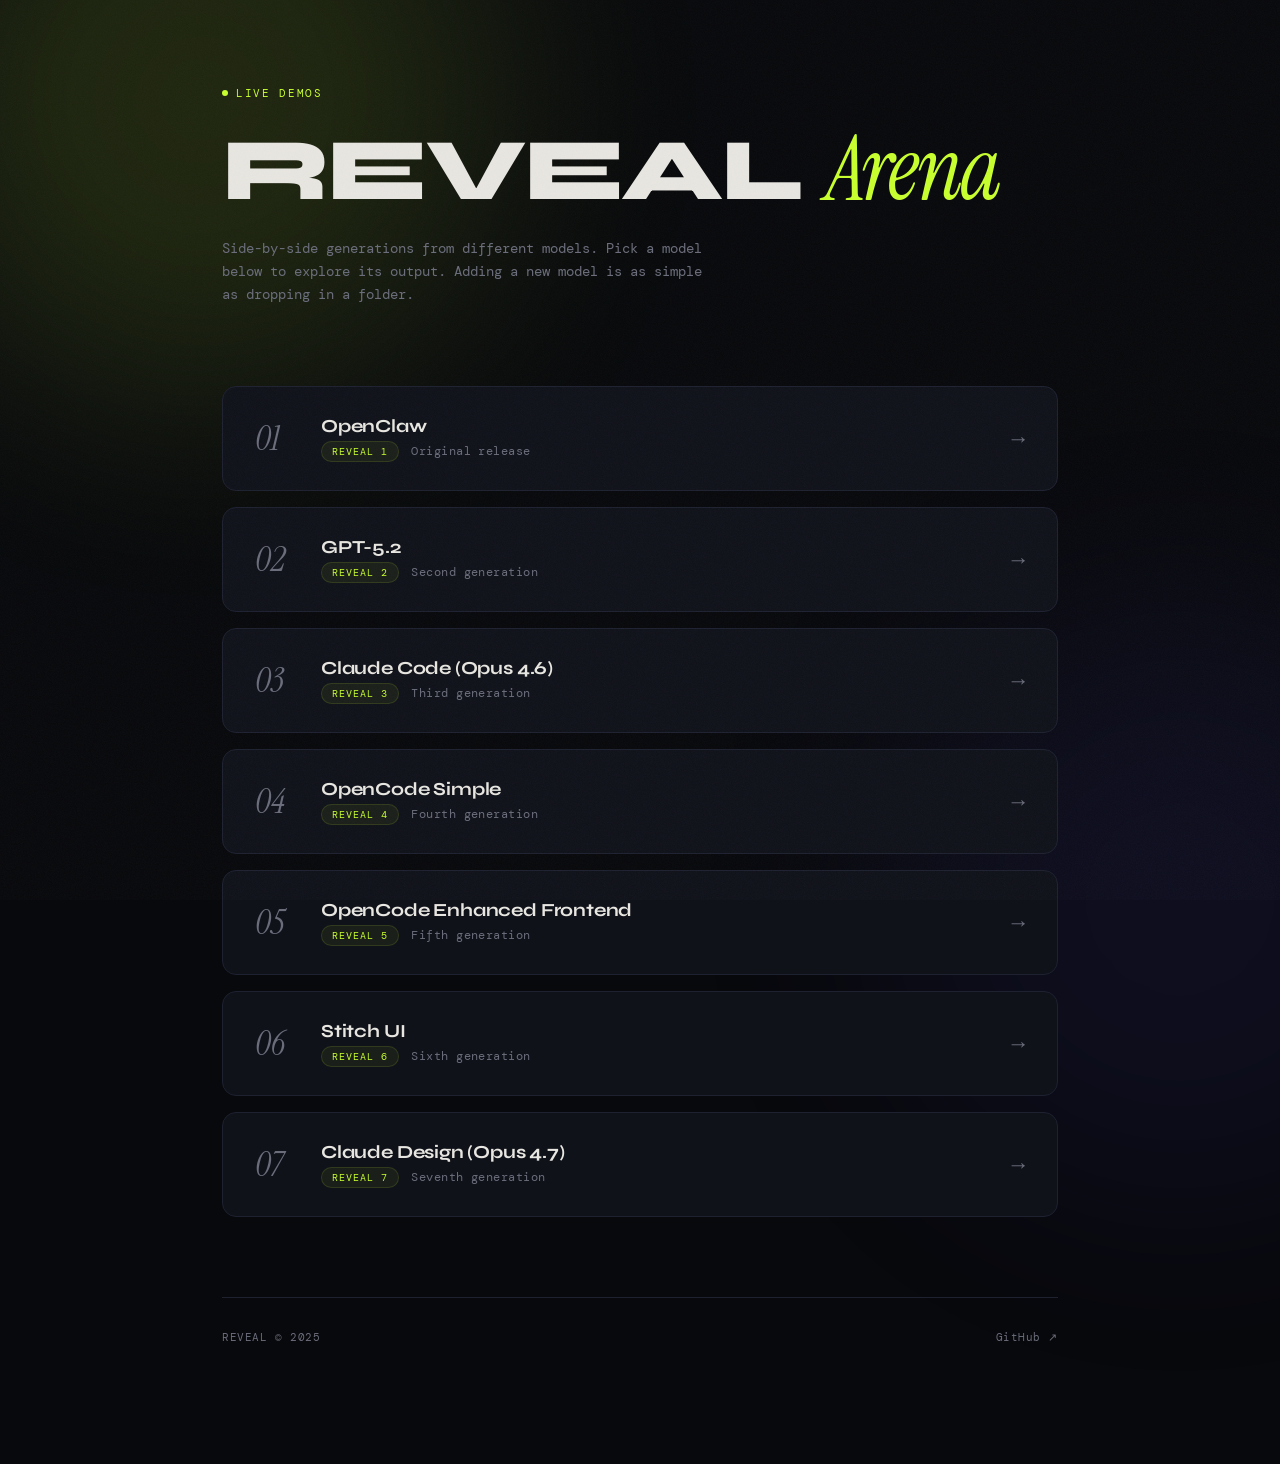
<file: index.html>
<!DOCTYPE html>
<html lang="en">
<head>
<meta charset="UTF-8">
<meta name="viewport" content="width=device-width, initial-scale=1.0">
<title>REVEAL — Model Arena</title>
<link rel="preconnect" href="https://fonts.googleapis.com">
<link href="https://fonts.googleapis.com/css2?family=Instrument+Serif:ital@0;1&family=DM+Mono:wght@300;400;500&family=Syne:wght@400;600;700;800&display=swap" rel="stylesheet">
<style>
  *, *::before, *::after { margin: 0; padding: 0; box-sizing: border-box; }

  :root {
    --bg: #08090c;
    --surface: #10121a;
    --border: #1e2130;
    --text: #e8e6e1;
    --text-dim: #6b6d7b;
    --accent: #c8ff2e;
    --accent-dim: rgba(200, 255, 46, 0.08);
  }

  html { font-size: 16px; }

  body {
    background: var(--bg);
    color: var(--text);
    font-family: 'DM Mono', monospace;
    min-height: 100vh;
    overflow-x: hidden;
    -webkit-font-smoothing: antialiased;
  }

  /* ── grain overlay ── */
  body::before {
    content: '';
    position: fixed;
    inset: 0;
    z-index: 9999;
    pointer-events: none;
    opacity: 0.035;
    background-image: url("data:image/svg+xml,%3Csvg viewBox='0 0 256 256' xmlns='http://www.w3.org/2000/svg'%3E%3Cfilter id='n'%3E%3CfeTurbulence type='fractalNoise' baseFrequency='0.9' numOctaves='4' stitchTiles='stitch'/%3E%3C/filter%3E%3Crect width='100%25' height='100%25' filter='url(%23n)'/%3E%3C/svg%3E");
    background-size: 200px;
  }

  /* ── ambient glow ── */
  .glow {
    position: fixed;
    width: 600px;
    height: 600px;
    border-radius: 50%;
    filter: blur(120px);
    opacity: 0.12;
    pointer-events: none;
    z-index: 0;
  }
  .glow--1 { top: -200px; left: -100px; background: var(--accent); }
  .glow--2 { bottom: -300px; right: -200px; background: #5e4fff; opacity: 0.08; }

  /* ── layout ── */
  .page {
    position: relative;
    z-index: 1;
    max-width: 900px;
    margin: 0 auto;
    padding: 80px 32px 120px;
  }

  /* ── header ── */
  .header { margin-bottom: 80px; }

  .tag {
    display: inline-flex;
    align-items: center;
    gap: 8px;
    font-size: 0.7rem;
    letter-spacing: 0.15em;
    text-transform: uppercase;
    color: var(--accent);
    margin-bottom: 28px;
    opacity: 0;
    animation: fadeUp 0.6s ease forwards;
  }
  .tag::before {
    content: '';
    width: 6px;
    height: 6px;
    background: var(--accent);
    border-radius: 50%;
    animation: pulse 2s ease infinite;
  }

  @keyframes pulse {
    0%, 100% { opacity: 1; }
    50% { opacity: 0.3; }
  }

  .title {
    font-family: 'Syne', sans-serif;
    font-weight: 800;
    font-size: clamp(3rem, 8vw, 5.5rem);
    line-height: 0.95;
    letter-spacing: -0.03em;
    margin-bottom: 24px;
    opacity: 0;
    animation: fadeUp 0.6s ease 0.1s forwards;
  }
  .title span {
    display: inline-block;
    color: var(--accent);
    font-family: 'Instrument Serif', serif;
    font-style: italic;
    font-weight: 400;
  }

  .subtitle {
    font-size: 0.85rem;
    color: var(--text-dim);
    line-height: 1.7;
    max-width: 480px;
    opacity: 0;
    animation: fadeUp 0.6s ease 0.2s forwards;
  }

  /* ── model cards ── */
  .grid {
    display: grid;
    gap: 16px;
  }

  .card {
    position: relative;
    display: grid;
    grid-template-columns: auto 1fr auto;
    align-items: center;
    gap: 24px;
    padding: 28px 32px;
    background: var(--surface);
    border: 1px solid var(--border);
    border-radius: 14px;
    text-decoration: none;
    color: var(--text);
    transition: all 0.35s cubic-bezier(0.22, 1, 0.36, 1);
    overflow: hidden;
    opacity: 0;
    transform: translateY(20px);
  }
  .card:nth-child(1) { animation: fadeUp 0.6s ease 0.3s forwards; }
  .card:nth-child(2) { animation: fadeUp 0.6s ease 0.4s forwards; }
  .card:nth-child(3) { animation: fadeUp 0.6s ease 0.5s forwards; }
  .card:nth-child(4) { animation: fadeUp 0.6s ease 0.6s forwards; }
  .card:nth-child(5) { animation: fadeUp 0.6s ease 0.7s forwards; }
  .card:nth-child(6) { animation: fadeUp 0.6s ease 0.8s forwards; }
  .card:nth-child(7) { animation: fadeUp 0.6s ease 0.9s forwards; }

  .card::before {
    content: '';
    position: absolute;
    inset: 0;
    background: linear-gradient(135deg, var(--accent-dim), transparent 60%);
    opacity: 0;
    transition: opacity 0.35s ease;
  }

  .card:hover {
    border-color: rgba(200, 255, 46, 0.25);
    transform: translateY(-2px);
    box-shadow: 0 8px 40px rgba(0,0,0,0.3), 0 0 0 1px rgba(200,255,46,0.08);
  }
  .card:hover::before { opacity: 1; }
  .card:hover .card__arrow { transform: translateX(4px); color: var(--accent); }
  .card:hover .card__index { color: var(--accent); }

  .card__index {
    position: relative;
    z-index: 1;
    font-family: 'Instrument Serif', serif;
    font-style: italic;
    font-size: 2.2rem;
    line-height: 1;
    color: var(--text-dim);
    min-width: 42px;
    transition: color 0.35s ease;
  }

  .card__body { position: relative; z-index: 1; }

  .card__name {
    font-family: 'Syne', sans-serif;
    font-weight: 700;
    font-size: 1.15rem;
    letter-spacing: -0.01em;
    margin-bottom: 4px;
  }

  .card__meta {
    display: flex;
    align-items: center;
    gap: 12px;
    font-size: 0.72rem;
    color: var(--text-dim);
    letter-spacing: 0.04em;
  }

  .card__badge {
    display: inline-flex;
    align-items: center;
    gap: 5px;
    padding: 3px 10px;
    background: rgba(200, 255, 46, 0.06);
    border: 1px solid rgba(200, 255, 46, 0.12);
    border-radius: 100px;
    font-size: 0.65rem;
    text-transform: uppercase;
    letter-spacing: 0.1em;
    color: var(--accent);
  }

  .card__arrow {
    position: relative;
    z-index: 1;
    font-size: 1.4rem;
    color: var(--text-dim);
    transition: all 0.35s ease;
  }

  /* ── footer ── */
  .footer {
    margin-top: 80px;
    padding-top: 32px;
    border-top: 1px solid var(--border);
    display: flex;
    justify-content: space-between;
    align-items: center;
    font-size: 0.7rem;
    color: var(--text-dim);
    letter-spacing: 0.05em;
    opacity: 0;
    animation: fadeUp 0.6s ease 0.9s forwards;
  }
  .footer a {
    color: var(--text-dim);
    text-decoration: none;
    transition: color 0.2s;
  }
  .footer a:hover { color: var(--accent); }

  @keyframes fadeUp {
    from { opacity: 0; transform: translateY(20px); }
    to   { opacity: 1; transform: translateY(0); }
  }

  /* ── responsive ── */
  @media (max-width: 600px) {
    .page { padding: 48px 20px 80px; }
    .header { margin-bottom: 48px; }
    .card { grid-template-columns: 1fr auto; gap: 16px; padding: 22px 20px; }
    .card__index { display: none; }
    .footer { flex-direction: column; gap: 12px; text-align: center; }
  }
</style>
</head>
<body>

<div class="glow glow--1"></div>
<div class="glow glow--2"></div>

<div class="page">

  <header class="header">
    <div class="tag">Live Demos</div>
    <h1 class="title">REVEAL <span>Arena</span></h1>
    <p class="subtitle">Side-by-side generations from different models. Pick a model below to explore its output. Adding a new model is as simple as dropping in a folder.</p>
  </header>

  <div class="grid" id="grid"></div>

  <footer class="footer">
    <span>REVEAL &copy; 2025</span>
    <a href="https://github.com/" target="_blank">GitHub ↗</a>
  </footer>

</div>

<script>
  // ╔══════════════════════════════════════════╗
  // ║  ADD NEW MODELS HERE — one object each   ║
  // ╚══════════════════════════════════════════╝
  const models = [
    {
      name: "OpenClaw",
      path: "openclaw",
      badge: "REVEAL 1",
      meta: "Original release"
    },
    {
      name: "GPT-5.2",
      path: "gpt-5.2",
      badge: "REVEAL 2",
      meta: "Second generation"
    },
    {
      name: "Claude Code (Opus 4.6)",
      path: "claude-code",
      badge: "REVEAL 3",
      meta: "Third generation"
    },
    {
      name: "OpenCode Simple",
      path: "opencode",
      badge: "REVEAL 4",
      meta: "Fourth generation"
    },
    {
      name: "OpenCode Enhanced Frontend",
      path: "opencode-enhanced",
      badge: "REVEAL 5",
      meta: "Fifth generation"
    },
     {
      name: "Stitch UI",
      path: "stitch",
      badge: "REVEAL 6",
      meta: "Sixth generation"
    },
    {
      name: "Claude Design (Opus 4.7)",
      path: "claude-design",
      badge: "REVEAL 7",
      meta: "Seventh generation"
    },
  ];

  const grid = document.getElementById('grid');

  models.forEach((m, i) => {
    const a = document.createElement('a');
    a.href = `./${m.path}/`;
    a.className = 'card';
    a.innerHTML = `
      <div class="card__index">${String(i + 1).padStart(2, '0')}</div>
      <div class="card__body">
        <div class="card__name">${m.name}</div>
        <div class="card__meta">
          <span class="card__badge">${m.badge}</span>
          <span>${m.meta}</span>
        </div>
      </div>
      <div class="card__arrow">→</div>
    `;
    grid.appendChild(a);
  });
</script>

</body>
</html>
</file>
